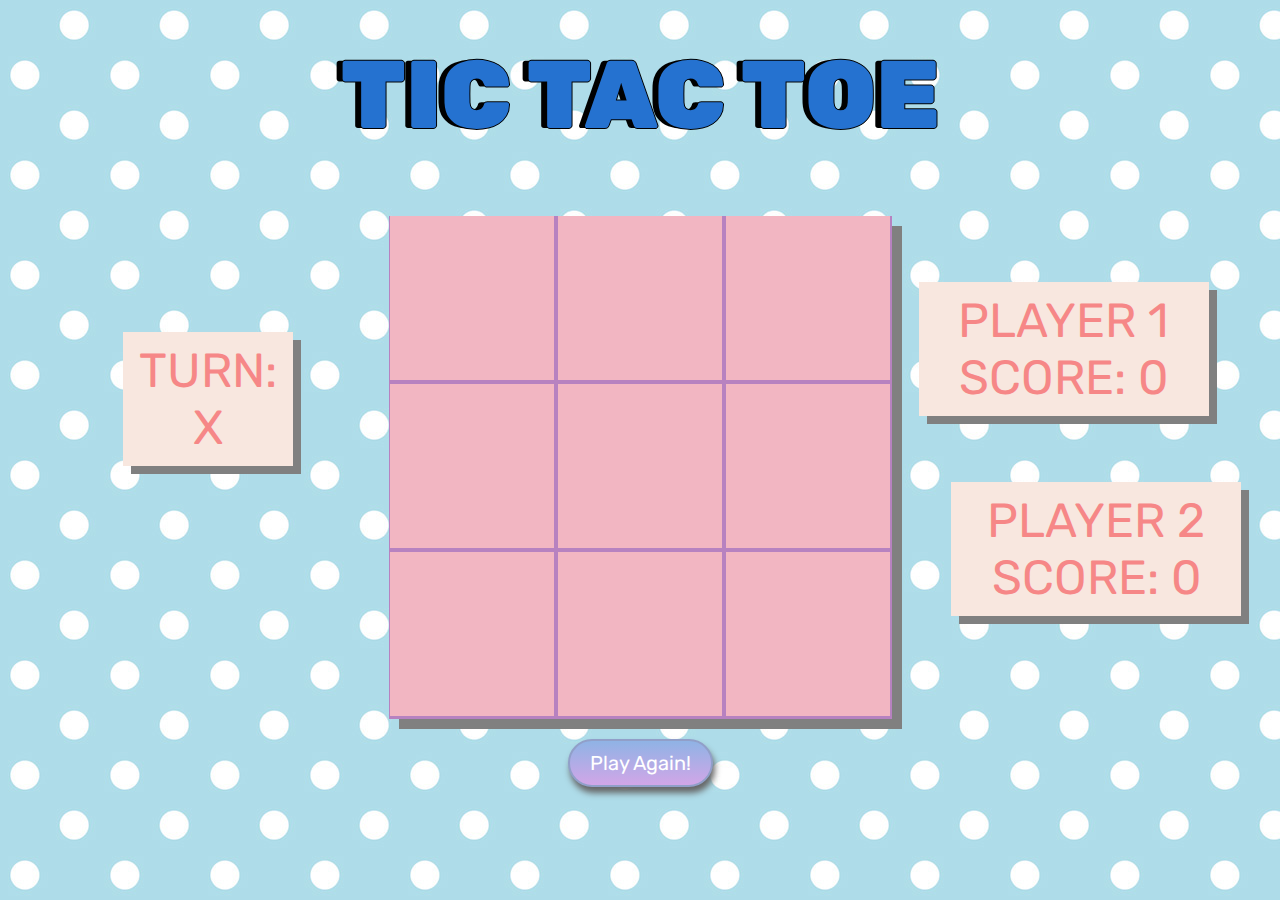
<file: index.html>
<!DOCTYPE html>
<html>
  <head>
    <meta charset="utf-8">
    <link href="https://fonts.googleapis.com/css?family=Rubik" rel="stylesheet">
    <link href="https://fonts.googleapis.com/css?family=Londrina+Sketch" rel="stylesheet">
    <link href="https://fonts.googleapis.com/css?family=Luckiest+Guy" rel="stylesheet">
    <link href="https://fonts.googleapis.com/css?family=Days+One" rel="stylesheet">
    <link rel="stylesheet" href="css/animate.css">
    <link rel="stylesheet" href="css/style.css">
    <title>Tic Tac Toe</title>

  </head>
  <body>
    <div class="container">
      <h1>TIC TAC TOE</h1>
      <p id="turnLog"></p>
      <div id="scoreLogP1">PLAYER 1 SCORE: 0</div>
      <div id="scoreLogP2">PLAYER 2 SCORE: 0</div>
      <div id="gameboard">
        <div class="square" id="square1"></div>
        <div class="square" id="square2"></div>
        <div class="square" id="square3"></div>
        <div class="square" id="square4"></div>
        <div class="square" id="square5"></div>
        <div class="square" id="square6"></div>
        <div class="square" id="square7"></div>
        <div class="square" id="square8"></div>
        <div class="square" id="square9"></div>
    </div>
    <div class="winnerAlertBox">
      <p class="winnerAlert player1Win">Player One Wins</p>
      <p class="winnerAlert player2Win">Player Two Wins</p>
      <p class="winnerAlert noOneWin">No One Wins</p>
    </div>
    <button class="playAgain">Play Again!</button>
    <script src="js/jquery.js"></script>
    <script src="js/main.js"></script>
  </body>
</html>
</file>
<file: css/style.css>
body {
  margin: 0;
  padding: 0;
  height: 100vh; /*Relative to 1% of the height of the viewport*
*/
}

.container {
  text-align: center;
  background-image: url("images/bg.jpg");
  background-repeat: repeat;
  width: 100%;
  min-height: 100vh;
  margin: 0;
  padding: 0;
  position: relative;
}

h1 {
  margin: 0;
  padding: .4em 0em .1em 0em;
  font-family: 'Rubik', sans-serif;
  text-shadow: -6px 0 black, 0 1px black, 1px 0 black, 0 -1px black;
  font-size: 6em;
  font-weight: 900;
  text-align: center;
  color: #2572d0;
}

#turnLog {
  background-color: #F8E7DF;
  display: inline-block;
  width: 150px;
  position: relative;
  left: -10%;
  top: 250px;
  margin: -80px 0px 0px 20px;
  padding: 10px;
  font-family: 'Rubik', sans-serif;
  color: #f68787;
  font-size: 3em;
  box-shadow: 8px 8px grey;
}
#scoreLogP1 {
  visibility: visible;
  background-color: #F8E7DF;
  display: inline-block;
  max-width: 270px;
  max-height: 134px;
  position: relative;
  left: 37%;
  top: 200px;
  margin: -80px 0px 0px 20px;
  padding: 10px;
  font-family: 'Rubik', sans-serif;
  color: #f68787;
  font-size: 3em;
  box-shadow: 8px 8px grey;
}
#scoreLogP2 {
  visibility: visible;
  background-color: #F8E7DF;
  display: inline-block;
  max-width: 270px;
  max-height: 134px;
  position: relative;
  left: 15%;
  top: 400px;
  margin: -80px 0px 0px 20px;
  padding: 10px;
  font-family: 'Rubik', sans-serif;
  color: #f68787;
  font-size: 3em;
  box-shadow: 8px 8px grey;
}
.style {
  margin: 0;
  padding: inherit;
}

#playerTurn {
  left: -50
  top: 300px;
}

#gameboard {
  background-color: #b782c0;
  max-width: 503px;
  height: 503px;
  margin: 0 auto;
  box-shadow: 10px 10px grey;
}

.square {
  transition: 0.2s;
  display: inline-block;
  background-color: #f2b6c2;
  /*background-image: url(images/tilePattern.png);*/
  width: 164px;
  height: 164px;
  margin: 0 auto;
  overflow: hidden;
  font-family: 'Londrina Sketch', cursive;
  font-size: 10em;
  text-align: center;
  line-height: 140px;
}

.square:hover {
  width: 166px;
  height: 162px;
  opacity: 0.7;
}

.NoHover {
  display: inline-block;
  background-color: #f2b6c2;
  width: 164px;
  height: 164px;
  margin: 0 auto;
  overflow: hidden;
  font-family: 'Londrina Sketch', cursive;
  font-size: 10em;
  text-align: center;
  line-height: 140px;
}

.winnerAlertBox {
  background-color: rgba(255,255,255, 0.7); /*ensures that the opacity doesn't change for all it's children */
  bottom: 310px;
  position: absolute; /* position sets type to relative or absolute, then need to use left, right, bottom, top etc to move it to position. */
  width: 100%;
}
.winnerAlert {
  margin: 30px;
  font-size: 5em;
  font-family: 'Days One', sans-serif;
  letter-spacing: -6px;
  text-shadow: -1px 0 #746f6d, 0 1px #746f6d, 1px 0 #746f6d, 0 -1px #746f6d;
  color: #a19e9b; /*#c4c1c0;*/

}

.player1Win {
  display: none;
}

.player2Win {
  display: none;
}

.noOneWin {
  display: none;
}

.playAgain {
  transition: 0.2s all;
  margin-top: 20px;
  margin-bottom: 10px;
  font-size: 20px;
  background: #8fb3e5;
  background-image: linear-gradient(to bottom, #8fb3e5, #d1a6e7);
  border-radius: 60px;
  box-shadow: 2px 6px 6px #666666;
  font-family: 'Rubik', sans-serif;
  color: #ffffff;
  padding: 10px 20px 10px 20px;
  border: solid #919fc9 2px;

}

.playAgain:focus {
  outline:0; /*gets rid of ugly outline around button when clicked */
}

.playAgain:hover {
  background: #d1a6e7 ;
  background-image: linear-gradient(to bottom, #d1a6e7, #8fb3e5);
  text-decoration: none;
  font-size: 24px;
}


@media (max-width: 768px) {
  #scoreLogP1 {
    max-width: 220px !important;
    left: 45% !important;
    border: 5px solid red;
  };


}

/*
Colour Palette
#D4E0FA
#BCD5F3
#DDC3E0
#EECEE5
#F4DAE3
#F8E7DF
#f68787
#ff915f
#e7ad92
*/
</file>
